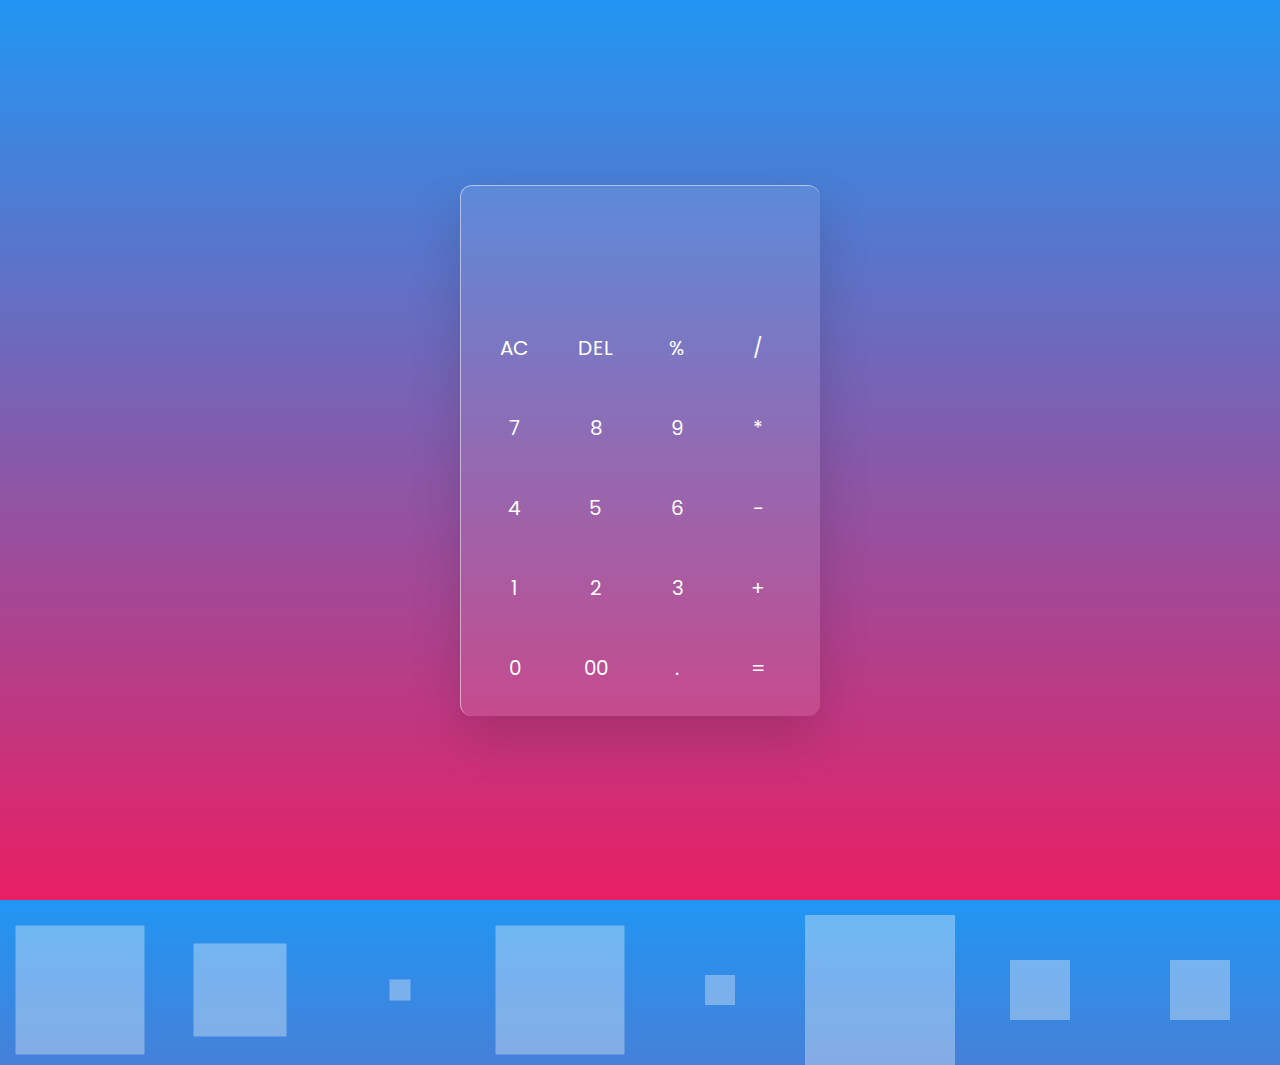
<file: calc.html>
<!-- Designined by CodingLab -->
<!DOCTYPE html>
<html lang="en" dir="ltr">
  <head>
    <meta charset="UTF-8">
    <title>AniCalc</title>
    <link rel="stylesheet" href="/css/style1.css">
   </head>
<body>
<div class="bubbles">
  <span class="one"></span>
  <span class="two"></span>
  <span class="three"></span>
  <span class="four"></span>
  <span class="five"></span>
  <span class="six"></span>
  <span class="seven"></span>
  <span class="seven"></span>
</div>
<div class="bubbles">
  <span class="one"></span>
  <span class="two"></span>
  <span class="three"></span>
  <span class="four"></span>
  <span class="five"></span>
  <span class="six"></span>
  <span class="seven"></span>
  <span class="seven"></span>
</div>
<div class="bubbles">
  <span class="one"></span>
  <span class="two"></span>
  <span class="three"></span>
  <span class="four"></span>
  <span class="five"></span>
  <span class="six"></span>
  <span class="seven"></span>
  <span class="seven"></span>
</div>
<div class="bubbles">
  <span class="one"></span>
  <span class="two"></span>
  <span class="three"></span>
  <span class="four"></span>
  <span class="five"></span>
  <span class="six"></span>
  <span class="seven"></span>
  <span class="seven"></span>
</div>
 <div class="container">
   <form action="#" name="forms">
     <input type="text" name="answer">
     <div class="buttons">
       <input type="button" value="AC" onclick="forms.answer.value = ''">
       <input type="button" value="DEL" onclick="forms.answer.value = forms.answer.value.substr(0 , forms.answer.value.length -1)">
       <input type="button" value="%" onclick="forms.answer.value += '%'">
       <input type="button" value="/" onclick="forms.answer.value += '/'">
     </div>
     <div class="buttons">
       <input type="button" value="7" onclick="forms.answer.value += '7'">
       <input type="button" value="8" onclick="forms.answer.value += '8'">
       <input type="button" value="9" onclick="forms.answer.value += '9'">
       <input type="button" value="*" onclick="forms.answer.value += '*'">
     </div>
     <div class="buttons">
       <input type="button" value="4" onclick="forms.answer.value += '4'">
       <input type="button" value="5" onclick="forms.answer.value += '5'">
       <input type="button" value="6" onclick="forms.answer.value += '6'">
       <input type="button" value="-" onclick="forms.answer.value += '-'">
     </div>
     <div class="buttons">
       <input type="button" value="1" onclick="forms.answer.value += '1'">
       <input type="button" value="2" onclick="forms.answer.value += '2'">
       <input type="button" value="3" onclick="forms.answer.value += '3'">
       <input type="button" value="+" onclick="forms.answer.value += '+'">
     </div>
     <div class="buttons">
       <input type="button" value="0"  onclick="forms.answer.value += '0'">
       <input type="button" value="00" onclick="forms.answer.value += '00'">
       <input type="button" value="." onclick="forms.answer.value += '.'">
       <input type="button" value="=" onclick="forms.answer.value = eval(forms.answer.value)">
     </div>
   </form>
 </div>
</body>
</html>
</file>
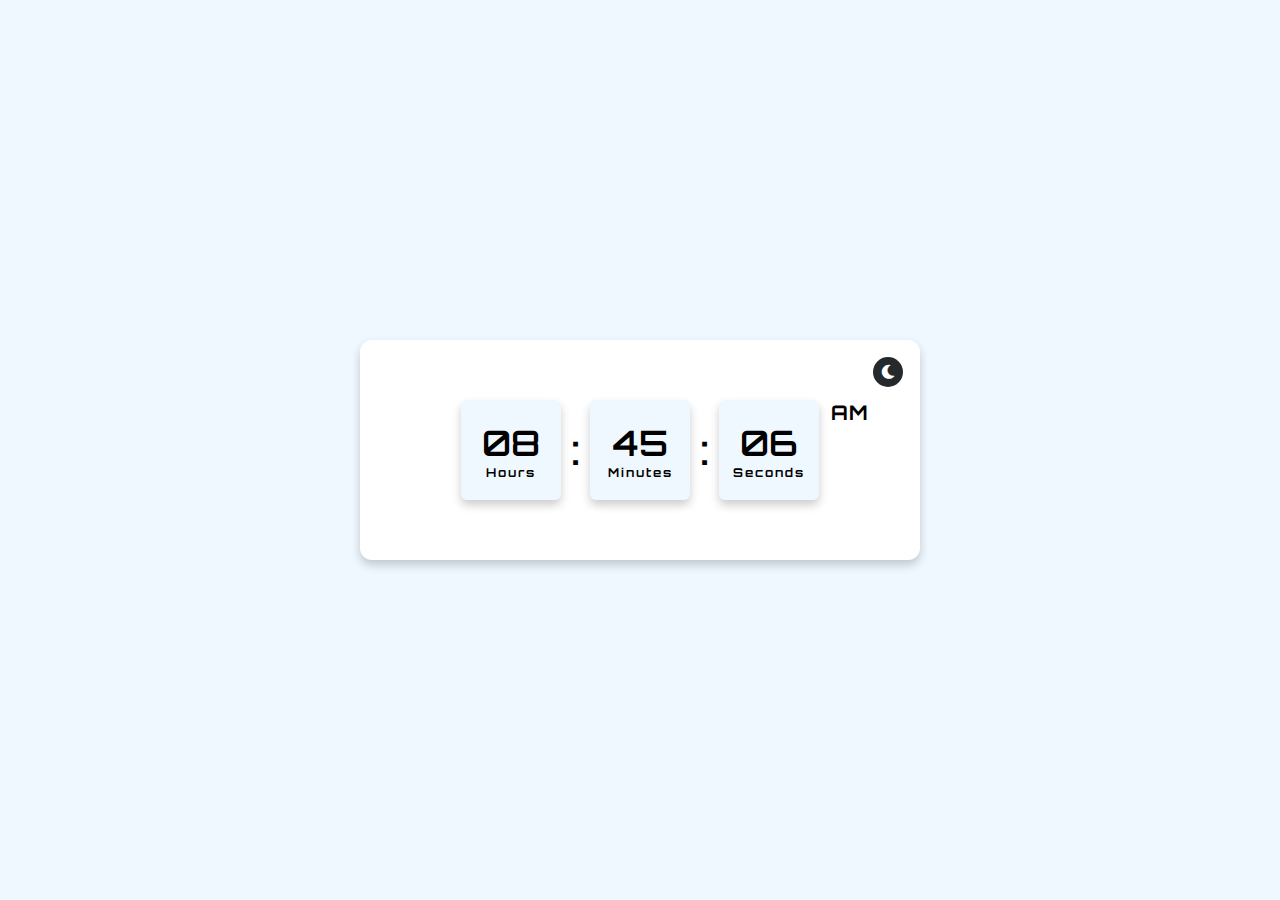
<file: clock.html>
<!DOCTYPE html>
<!-- Coding by Aniruddha|-->
<html lang="en" dir="ltr">
  <head>
    <meta charset="UTF-8">
    <title> Digital Clock </title>
    <link rel="stylesheet" href="/css/style2.css">
    <!-- Fontawesome CDN Link -->
    <link rel="stylesheet" href="https://cdnjs.cloudflare.com/ajax/libs/font-awesome/5.15.4/css/all.min.css" />
   </head>
<body>
  <section>
    <div class="container">
      <div class="icons">
        <i class="fas fa-moon"></i>
        <i class="fas fa-sun"></i>
      </div>
      <div class="time">
        <div class="time-colon">
          <div class="time-text">
            <span class="num hour_num">08</span>
            <span class="text">Hours</span>
          </div>
          <span class="colon">:</span>
        </div>
        <div class="time-colon">
          <div class="time-text">
            <span class="num min_num">45</span>
            <span class="text">Minutes</span>
          </div>
          <span class="colon">:</span>
        </div>
        <div class="time-colon">
          <div class="time-text">
            <span class="num sec_num">06</span>
            <span class="text">Seconds</span>
          </div>
          <span class="am_pm">AM</span>
        </div>
      </div>
    </div>

  </section>

  <script>
  let section = document.querySelector("section"),
  icons = document.querySelector(".icons");

  icons.onclick = ()=>{
    section.classList.toggle("dark");
  }

  // creating a function and calling it in every seconds
  setInterval(()=>{

    let date = new Date(),
    hour = date.getHours(),
    min = date.getMinutes(),
    sec = date.getSeconds();

    let d;
    d = hour < 12 ? "AM" : "PM"; //if hour is smaller than 12, than its value will be AM else its value will be pm
    hour = hour > 12 ? hour - 12 : hour; //if hour value is greater than 12 than 12 will subtracted ( by doing this we will get value till 12 not 13,14 or 24 )
    hour = hour == 0 ? hour = 12 : hour; // if hour value is  0 than it value will be 12

    // adding 0 to the front of all the value if they will less than 10
    hour = hour < 10 ? "0" + hour : hour;
    min = min < 10 ? "0" + min : min;
    sec = sec < 10 ? "0" + sec : sec;

    document.querySelector(".hour_num").innerText = hour;
    document.querySelector(".min_num").innerText = min;
    document.querySelector(".sec_num").innerText = sec;
    document.querySelector(".am_pm").innerText = d;

  }, 1000); // 1000 milliseconds = 1s

  </script>

</body>
</html>
</file>
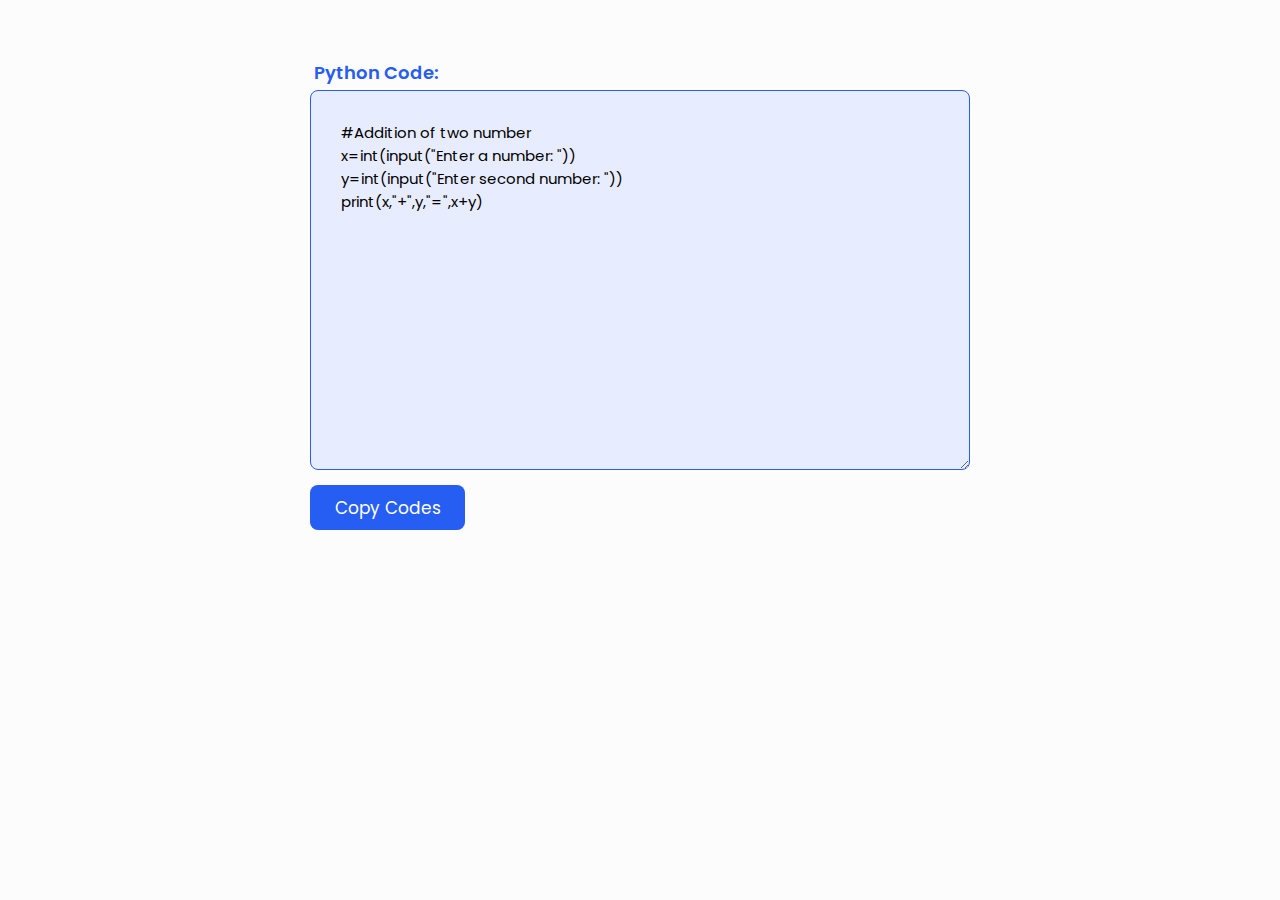
<file: programs/add.html>
<!DOCTYPE html>
<!-- Designined by CodingLab | www.youtube.com/codinglabyt -->
<html lang="en" dir="ltr">
  <head>
    <meta charset="UTF-8">
    <title>Addition</title>
    <link rel="stylesheet" href="style.css">
     <meta name="viewport" content="width=device-width, initial-scale=1.0">
   </head>
<body>
  <div class="text-boxes">
    <div class="text-box HTMLBox">
      <div class="topic">Python Code:</div>
      <textarea id="HTMLBox" readonly >
#Addition of two number
x=int(input("Enter a number: "))
y=int(input("Enter second number: "))
print(x,"+",y,"=",x+y)
      </textarea>
      <button id="HTMLButton">Copy Codes</button>
    </div>


  <script>
  // HTML BOx JS Code
    let HTMLBox = document.getElementById("HTMLBox");
    let HTMLButton = document.getElementById("HTMLButton");

    HTMLButton.onclick = function() {
      HTMLBox.select();
      document.execCommand("copy");
      HTMLButton.innerText = "Codes Copied"
    }

    // CSS Box Js Code
      let CSSBox = document.getElementById("CSSBox");
      let CSSButton = document.getElementById("CSSButton");

      CSSButton.onclick = function() {
        CSSBox.select();
        document.execCommand("copy");
        CSSButton.innerText = "Codes Copied"
      }
    // JavaScript BOx JS Code
      let JSBox = document.getElementById("JSBox");
      let JSButton = document.getElementById("JSButton");

      JSButton.onclick = function() {
        JSBox.select();
        document.execCommand("copy");
        JSButton.innerText = "Codes Copied"
      }
  </script>


</body>
</html>
</file>
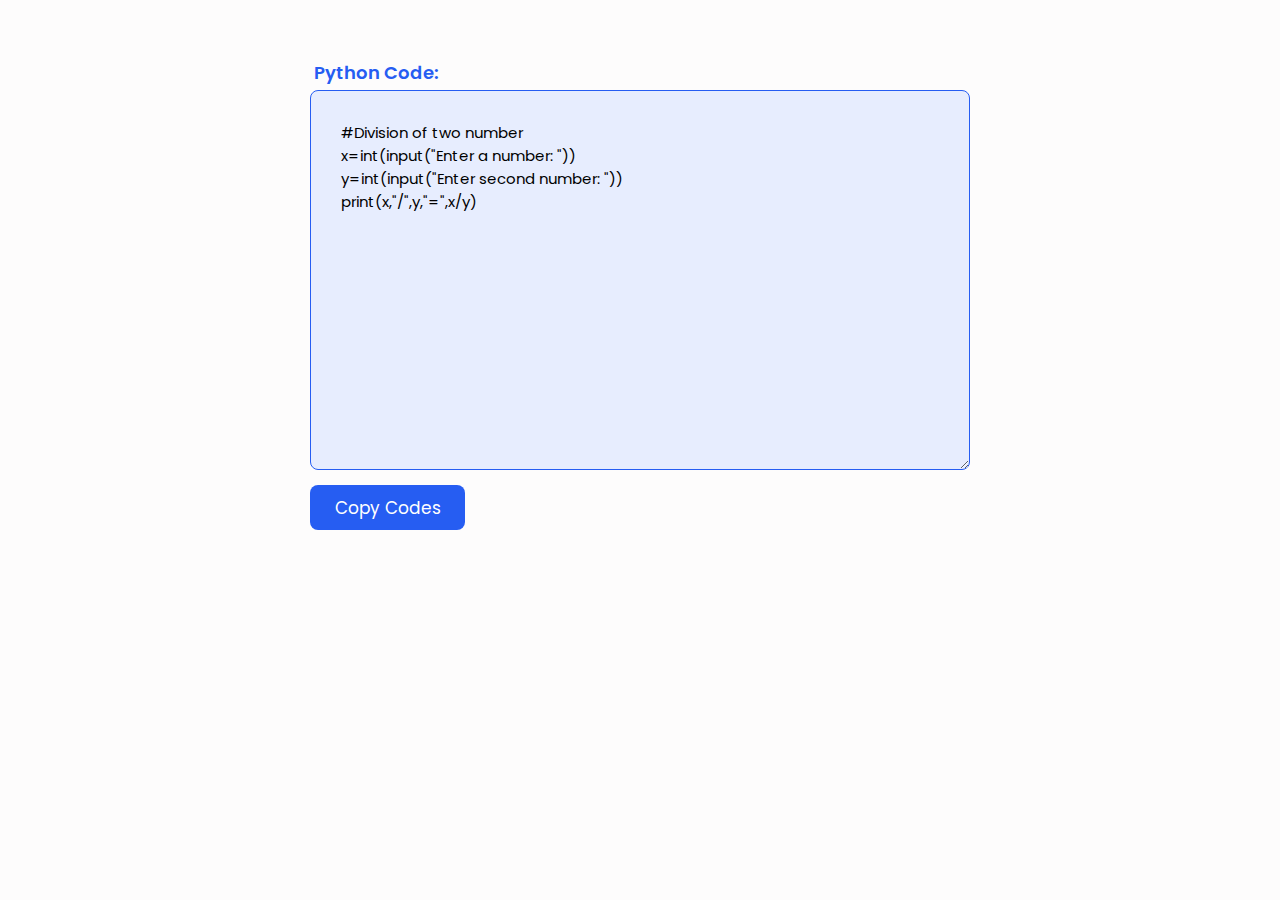
<file: programs/div.html>
<!DOCTYPE html>
<!-- Designined by CodingLab | www.youtube.com/codinglabyt -->
<html lang="en" dir="ltr">
  <head>
    <meta charset="UTF-8">
    <title>Division</title>
    <link rel="stylesheet" href="style.css">
     <meta name="viewport" content="width=device-width, initial-scale=1.0">
   </head>
<body>
  <div class="text-boxes">
    <div class="text-box HTMLBox">
      <div class="topic">Python Code:</div>
      <textarea id="HTMLBox" readonly >
#Division of two number
x=int(input("Enter a number: "))
y=int(input("Enter second number: "))
print(x,"/",y,"=",x/y)
      </textarea>
      <button id="HTMLButton">Copy Codes</button>
    </div>


  <script>
  // HTML BOx JS Code
    let HTMLBox = document.getElementById("HTMLBox");
    let HTMLButton = document.getElementById("HTMLButton");

    HTMLButton.onclick = function() {
      HTMLBox.select();
      document.execCommand("copy");
      HTMLButton.innerText = "Codes Copied"
    }

    // CSS Box Js Code
      let CSSBox = document.getElementById("CSSBox");
      let CSSButton = document.getElementById("CSSButton");

      CSSButton.onclick = function() {
        CSSBox.select();
        document.execCommand("copy");
        CSSButton.innerText = "Codes Copied"
      }
    // JavaScript BOx JS Code
      let JSBox = document.getElementById("JSBox");
      let JSButton = document.getElementById("JSButton");

      JSButton.onclick = function() {
        JSBox.select();
        document.execCommand("copy");
        JSButton.innerText = "Codes Copied"
      }
  </script>


</body>
</html>
</file>
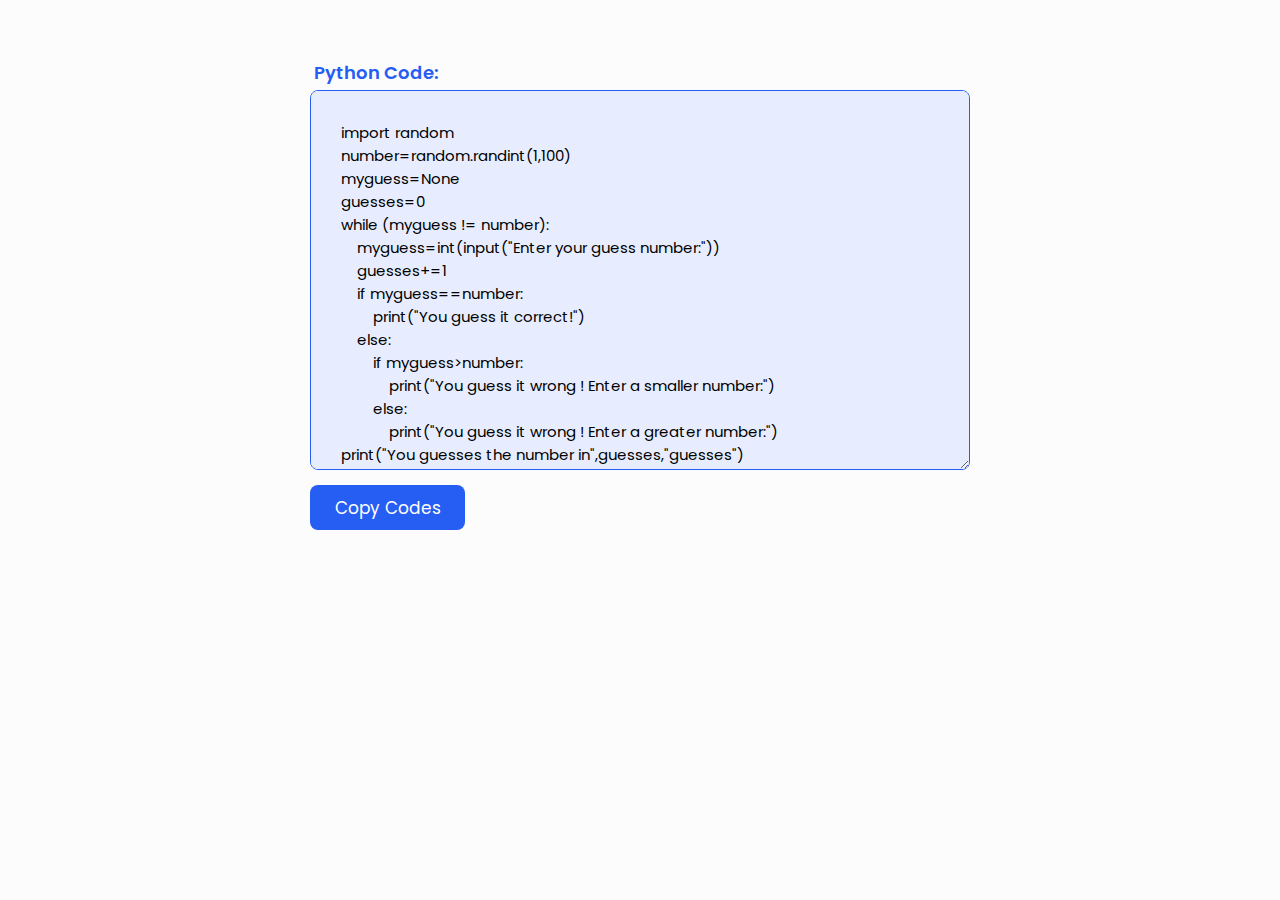
<file: programs/gn.html>
<!DOCTYPE html>
<!-- Designined by CodingLab | www.youtube.com/codinglabyt -->
<html lang="en" dir="ltr">
  <head>
    <meta charset="UTF-8">
    <title> Guess the number</title>
    <link rel="stylesheet" href="style.css">
     <meta name="viewport" content="width=device-width, initial-scale=1.0">
   </head>
<body>
  <div class="text-boxes">
    <div class="text-box HTMLBox">
      <div class="topic">Python Code:</div>
      <textarea id="HTMLBox" readonly >
import random
number=random.randint(1,100)
myguess=None
guesses=0
while (myguess != number):
    myguess=int(input("Enter your guess number:"))
    guesses+=1
    if myguess==number:
        print("You guess it correct!")
    else:
        if myguess>number:
            print("You guess it wrong ! Enter a smaller number:")
        else:
            print("You guess it wrong ! Enter a greater number:")
print("You guesses the number in",guesses,"guesses")
      </textarea>
      <button id="HTMLButton">Copy Codes</button>
    </div>


  <script>
  // HTML BOx JS Code
    let HTMLBox = document.getElementById("HTMLBox");
    let HTMLButton = document.getElementById("HTMLButton");

    HTMLButton.onclick = function() {
      HTMLBox.select();
      document.execCommand("copy");
      HTMLButton.innerText = "Codes Copied"
    }

    // CSS Box Js Code
      let CSSBox = document.getElementById("CSSBox");
      let CSSButton = document.getElementById("CSSButton");

      CSSButton.onclick = function() {
        CSSBox.select();
        document.execCommand("copy");
        CSSButton.innerText = "Codes Copied"
      }
    // JavaScript BOx JS Code
      let JSBox = document.getElementById("JSBox");
      let JSButton = document.getElementById("JSButton");

      JSButton.onclick = function() {
        JSBox.select();
        document.execCommand("copy");
        JSButton.innerText = "Codes Copied"
      }
  </script>


</body>
</html>
</file>
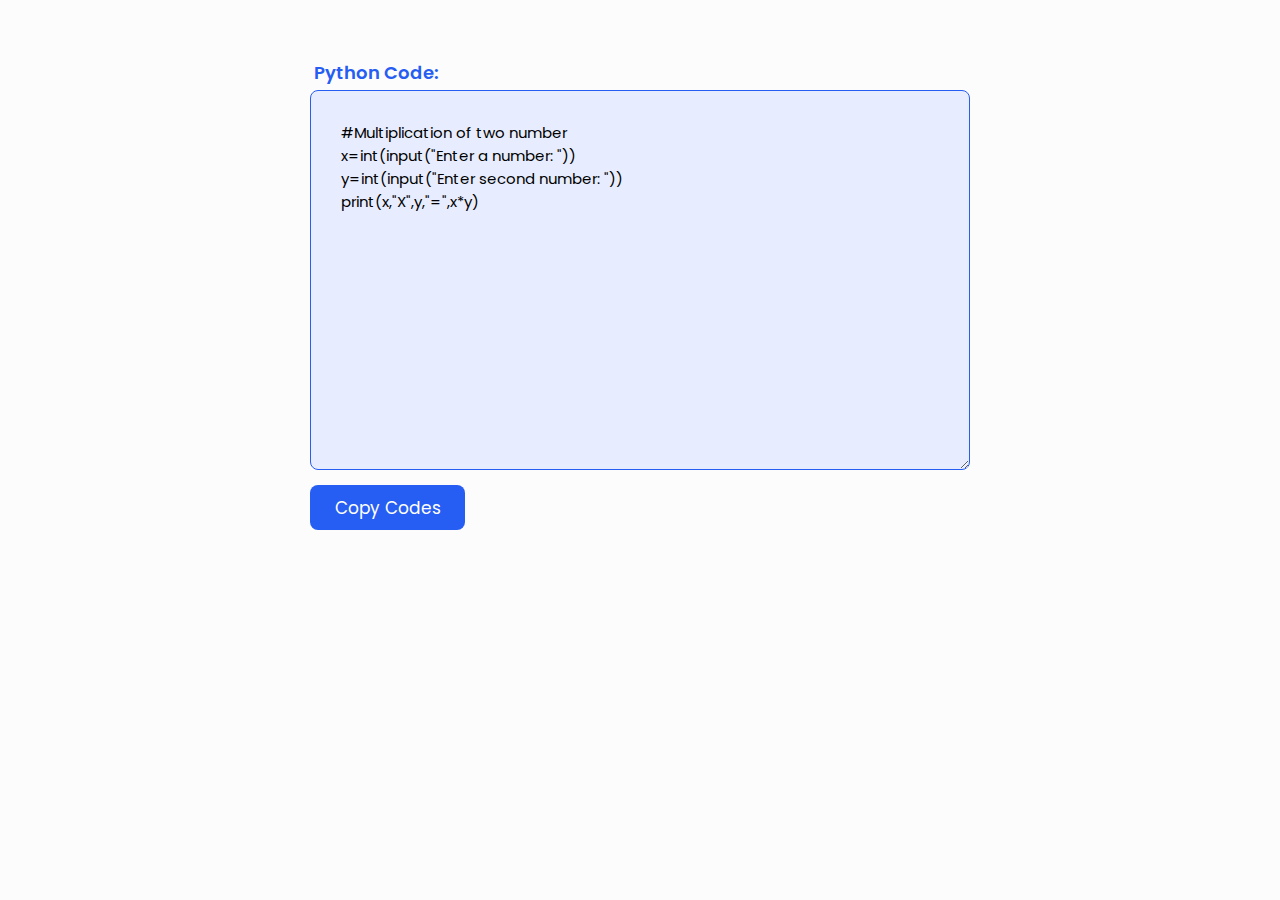
<file: programs/mul.html>
<!DOCTYPE html>
<!-- Designined by CodingLab | www.youtube.com/codinglabyt -->
<html lang="en" dir="ltr">
  <head>
    <meta charset="UTF-8">
    <title> Multiplication </title>
    <link rel="stylesheet" href="style.css">
     <meta name="viewport" content="width=device-width, initial-scale=1.0">
   </head>
<body>
  <div class="text-boxes">
    <div class="text-box HTMLBox">
      <div class="topic">Python Code:</div>
      <textarea id="HTMLBox" readonly >
#Multiplication of two number
x=int(input("Enter a number: "))
y=int(input("Enter second number: "))
print(x,"X",y,"=",x*y)
      </textarea>
      <button id="HTMLButton">Copy Codes</button>
    </div>


  <script>
  // HTML BOx JS Code
    let HTMLBox = document.getElementById("HTMLBox");
    let HTMLButton = document.getElementById("HTMLButton");

    HTMLButton.onclick = function() {
      HTMLBox.select();
      document.execCommand("copy");
      HTMLButton.innerText = "Codes Copied"
    }

    // CSS Box Js Code
      let CSSBox = document.getElementById("CSSBox");
      let CSSButton = document.getElementById("CSSButton");

      CSSButton.onclick = function() {
        CSSBox.select();
        document.execCommand("copy");
        CSSButton.innerText = "Codes Copied"
      }
    // JavaScript BOx JS Code
      let JSBox = document.getElementById("JSBox");
      let JSButton = document.getElementById("JSButton");

      JSButton.onclick = function() {
        JSBox.select();
        document.execCommand("copy");
        JSButton.innerText = "Codes Copied"
      }
  </script>


</body>
</html>
</file>
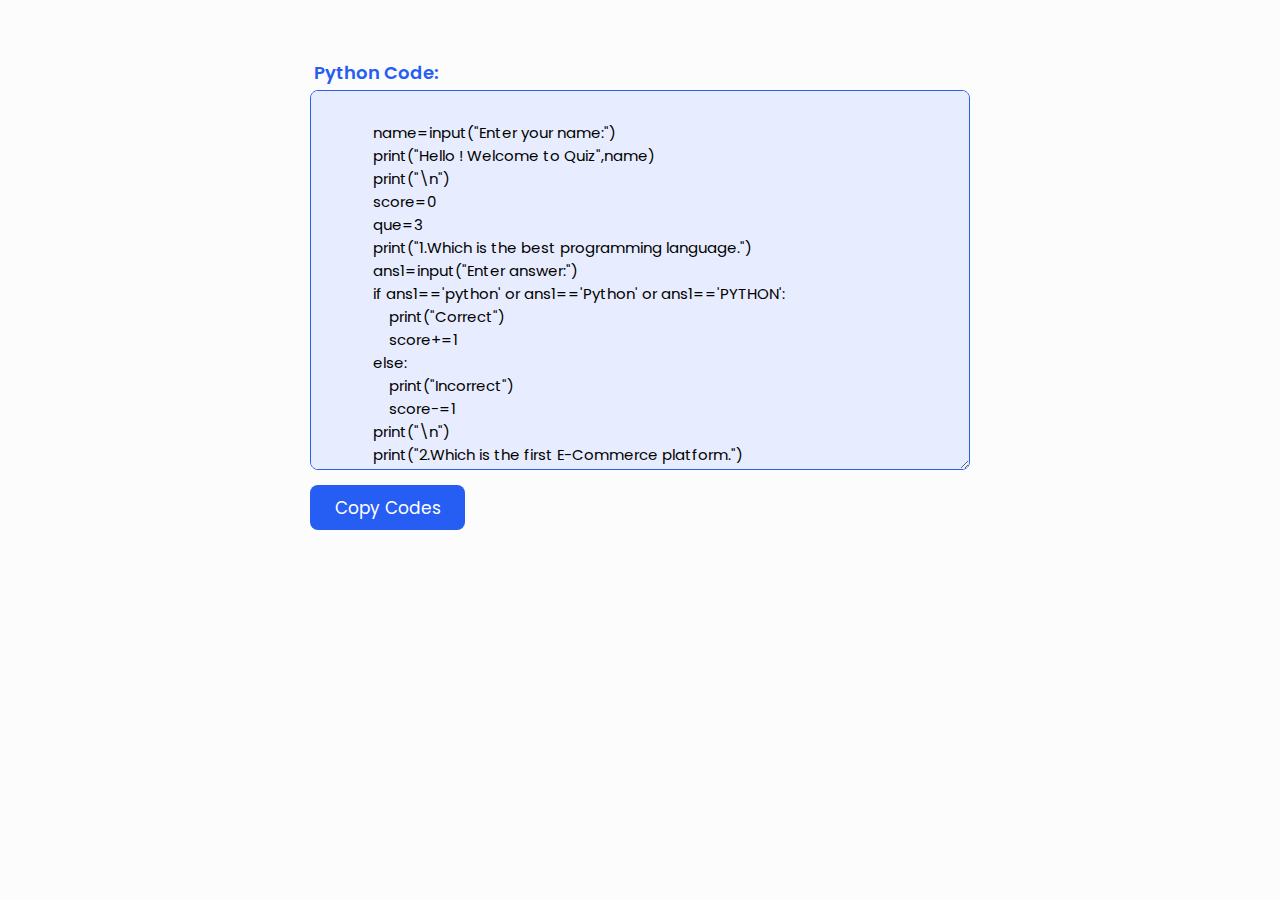
<file: programs/quiz.html>
<!DOCTYPE html>
<!-- Designined by CodingLab | www.youtube.com/codinglabyt -->
<html lang="en" dir="ltr">
  <head>
    <meta charset="UTF-8">
    <title>Quiz</title>
    <link rel="stylesheet" href="style.css">
     <meta name="viewport" content="width=device-width, initial-scale=1.0">
   </head>
<body>
  <div class="text-boxes">
    <div class="text-box HTMLBox">
      <div class="topic">Python Code:</div>
      <textarea id="HTMLBox" readonly >
        name=input("Enter your name:")
        print("Hello ! Welcome to Quiz",name)
        print("\n")
        score=0
        que=3
        print("1.Which is the best programming language.")
        ans1=input("Enter answer:")
        if ans1=='python' or ans1=='Python' or ans1=='PYTHON':
            print("Correct")
            score+=1
        else:
            print("Incorrect")
            score-=1
        print("\n")
        print("2.Which is the first E-Commerce platform.")
        ans2=input("Enter answer:")
        if ans2=='amazon' or ans2=='Amazon' or ans2=='AMAZON':
            print("Correct")
            score+=1
        else:
            print("Incorrect")
        print("\n")
        print("Which is the national game of India.")
        ans3=input("Enter answer:")
        if ans3=='hockey' or ans3=='Hockey' or ans3=='HOCKEY':
            print("Correct")
            score+=1
        else:
            print("Incorrect")
        print("Score:",score)
        mark=(score/que) / (1/100)
        print("You got",mark)
      </textarea>
      <button id="HTMLButton">Copy Codes</button>
    </div>


  <script>
  // HTML BOx JS Code
    let HTMLBox = document.getElementById("HTMLBox");
    let HTMLButton = document.getElementById("HTMLButton");

    HTMLButton.onclick = function() {
      HTMLBox.select();
      document.execCommand("copy");
      HTMLButton.innerText = "Codes Copied"
    }

    // CSS Box Js Code
      let CSSBox = document.getElementById("CSSBox");
      let CSSButton = document.getElementById("CSSButton");

      CSSButton.onclick = function() {
        CSSBox.select();
        document.execCommand("copy");
        CSSButton.innerText = "Codes Copied"
      }
    // JavaScript BOx JS Code
      let JSBox = document.getElementById("JSBox");
      let JSButton = document.getElementById("JSButton");

      JSButton.onclick = function() {
        JSBox.select();
        document.execCommand("copy");
        JSButton.innerText = "Codes Copied"
      }
  </script>


</body>
</html>
</file>
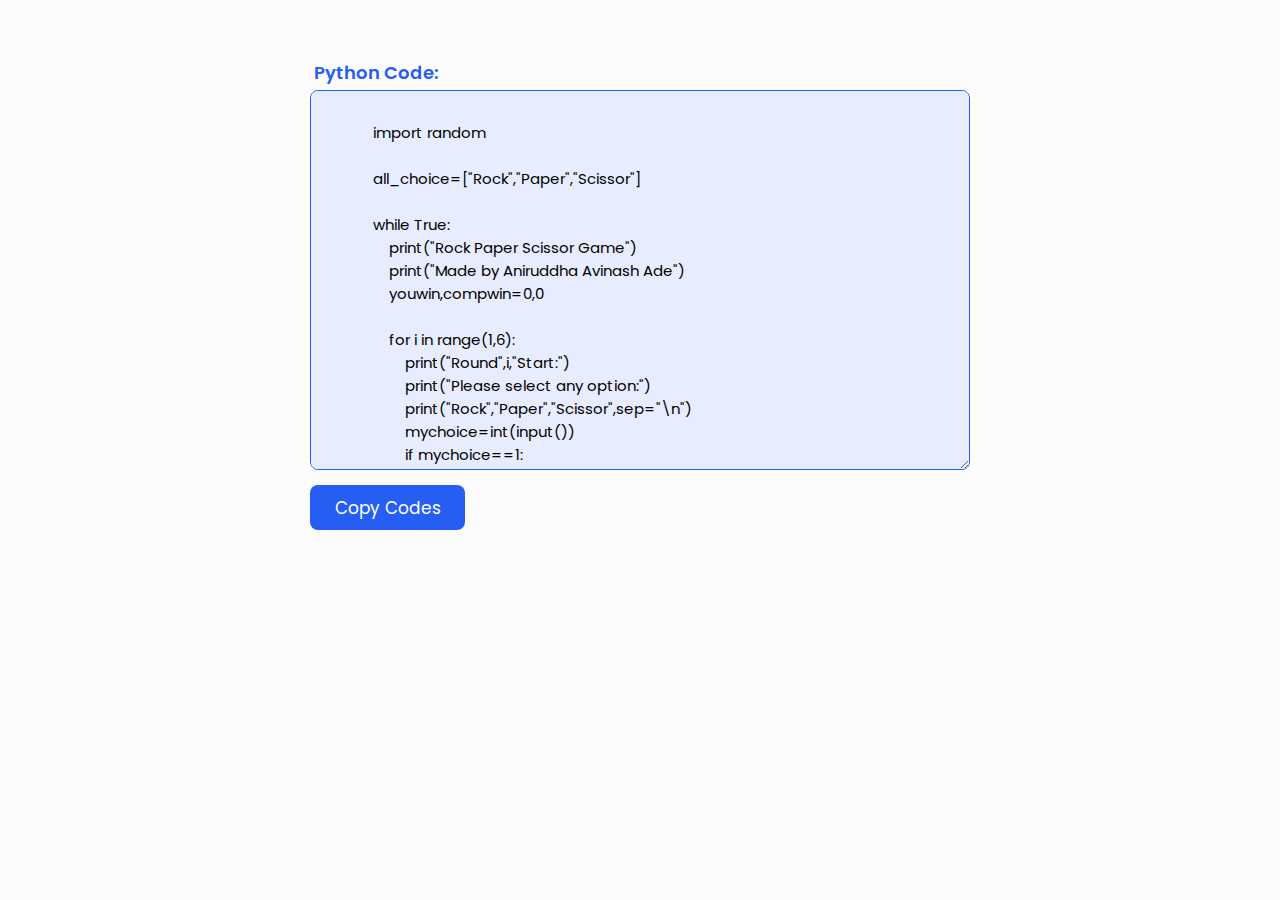
<file: programs/rock.html>
<!DOCTYPE html>
<!-- Designined by CodingLab | www.youtube.com/codinglabyt -->
<html lang="en" dir="ltr">
  <head>
    <meta charset="UTF-8">
    <title> Rock Paper Scissor </title>
    <link rel="stylesheet" href="style.css">
     <meta name="viewport" content="width=device-width, initial-scale=1.0">
   </head>
<body>
  <div class="text-boxes">
    <div class="text-box HTMLBox">
      <div class="topic">Python Code:</div>
      <textarea id="HTMLBox" readonly >
        import random 

        all_choice=["Rock","Paper","Scissor"]
        
        while True:
            print("Rock Paper Scissor Game")
            print("Made by Aniruddha Avinash Ade")
            youwin,compwin=0,0
        
            for i in range(1,6):
                print("Round",i,"Start:")
                print("Please select any option:")
                print("Rock","Paper","Scissor",sep="\n")
                mychoice=int(input())
                if mychoice==1:
                    print("You select Rock")
                    mychoice="Rock"
                elif mychoice==2:
                    print("You select Paper")
                    mychoice="Paper"
                elif mychoice==3:
                    print("You select Scissor")
                    mychoice="Scissor"
                else:
                    print("Invalid choice")
        
                    break
                compchoice=random.choice(all_choice)
                print("Computer Select:",compchoice)
                if mychoice==compchoice:
                    youwin+=1
                    compwin+=1
                    print("This Round is Tie")
                elif (mychoice=="Paper" and compchoice=="Rock") or (mychoice=="Rock" and compchoice=="Scissor") or (mychoice=="Scissor" and compchoice=="Paper"):
                    youwin+=1
                    print("You win this Round")
                else:
                    compwin+=1
                    print("Computer win this Round . You lose")
        
            if youwin>compwin:
                print("You win the game")
                print("Score:" "Your score:",youwin,"Computer score:",compwin)
            
            elif compwin>youwin:
                print("Computer win the Game")
                print("Score:" "Your score:",youwin,"Computer score:",compwin)
            
            else:
                print("Match drawn")
        
            user_choice=input("Do you want to play again(Yes/Exit)")
            if user_choice=='Yes' or user_choice=='YES' or user_choice=='yes':
        
                continue
            else:
                break
      </textarea>
      <button id="HTMLButton">Copy Codes</button>
    </div>


  <script>
  // HTML BOx JS Code
    let HTMLBox = document.getElementById("HTMLBox");
    let HTMLButton = document.getElementById("HTMLButton");

    HTMLButton.onclick = function() {
      HTMLBox.select();
      document.execCommand("copy");
      HTMLButton.innerText = "Codes Copied"
    }

    // CSS Box Js Code
      let CSSBox = document.getElementById("CSSBox");
      let CSSButton = document.getElementById("CSSButton");

      CSSButton.onclick = function() {
        CSSBox.select();
        document.execCommand("copy");
        CSSButton.innerText = "Codes Copied"
      }
    // JavaScript BOx JS Code
      let JSBox = document.getElementById("JSBox");
      let JSButton = document.getElementById("JSButton");

      JSButton.onclick = function() {
        JSBox.select();
        document.execCommand("copy");
        JSButton.innerText = "Codes Copied"
      }
  </script>


</body>
</html>
</file>
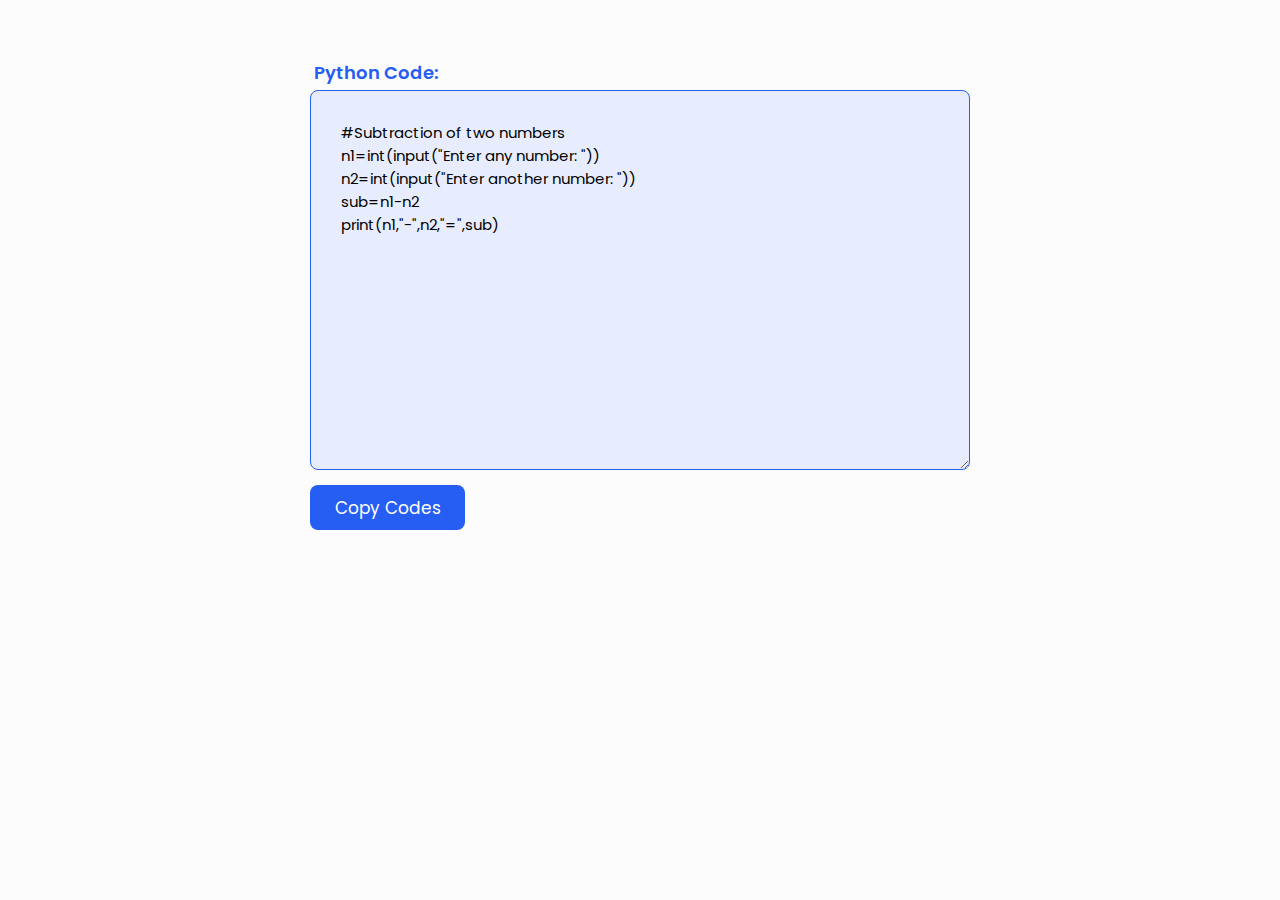
<file: programs/sub.html>
<!DOCTYPE html>
<!-- Designined by CodingLab | www.youtube.com/codinglabyt -->
<html lang="en" dir="ltr">
  <head>
    <meta charset="UTF-8">
    <title>Subtraction</title>
    <link rel="stylesheet" href="style.css">
     <meta name="viewport" content="width=device-width, initial-scale=1.0">
   </head>
<body>
  <div class="text-boxes">
    <div class="text-box HTMLBox">
      <div class="topic">Python Code:</div>
      <textarea id="HTMLBox" readonly >
#Subtraction of two numbers
n1=int(input("Enter any number: "))
n2=int(input("Enter another number: "))
sub=n1-n2
print(n1,"-",n2,"=",sub)
      </textarea>
      <button id="HTMLButton">Copy Codes</button>
    </div>


  <script>
  // HTML BOx JS Code
    let HTMLBox = document.getElementById("HTMLBox");
    let HTMLButton = document.getElementById("HTMLButton");

    HTMLButton.onclick = function() {
      HTMLBox.select();
      document.execCommand("copy");
      HTMLButton.innerText = "Codes Copied"
    }

    // CSS Box Js Code
      let CSSBox = document.getElementById("CSSBox");
      let CSSButton = document.getElementById("CSSButton");

      CSSButton.onclick = function() {
        CSSBox.select();
        document.execCommand("copy");
        CSSButton.innerText = "Codes Copied"
      }
    // JavaScript BOx JS Code
      let JSBox = document.getElementById("JSBox");
      let JSButton = document.getElementById("JSButton");

      JSButton.onclick = function() {
        JSBox.select();
        document.execCommand("copy");
        JSButton.innerText = "Codes Copied"
      }
  </script>


</body>
</html>
</file>
<file: css/style1.css>
@import url('https://fonts.googleapis.com/css2?family=Poppins:wght@200;300;400;500;600;700&display=swap');
*{
  margin: 0;
  padding: 0;
  box-sizing: border-box;
  font-family: 'Poppins',sans-serif;
}
body{
  height: 100vh;
  width: 100%;
  overflow: hidden;
  display: flex;
  justify-content: center;
  align-items: center;
  background: linear-gradient(#2196f3 , #e91e63);
}
.bubbles{
  position: absolute;
  bottom: -120px;
  display: flex;
  flex-wrap: wrap;
  margin-top: 70px;
  width: 100%;
  justify-content: space-around;
}
.bubbles span{
  height: 60px;
  width: 60px;
  background: rgba(255, 255, 255, 0.1);
  animation: move 10s linear infinite;
  position: relative;
  overflow: hidden;
}
@keyframes move {
  100%{
    transform: translateY(-100vh);
  }
}
.bubbles span.one{
  animation-delay: 2.2s;
  transform: scale(2.15)
}
.bubbles span.two{
  animation-delay: 3.5s;
  transform: scale(1.55)
}
.bubbles span.three{
  animation-delay: 0.2s;
  transform: scale(0.35)
}
.bubbles span.four{
  animation-delay: 6s;
  transform: scale(2.15)
}
.bubbles span.five{
  animation-delay: 7s;
  transform: scale(0.5)
}
.bubbles span.six{
  animation-delay: 4s;
  transform: scale(2.5)
}
.bubbles span.seven{
  animation-delay: 3
  transform: scale(1.5)
}
.bubbles span:before{
  content: '';
  position: absolute;
  left: 0;
  top: 0;
  height: 60px;
  width: 40%;
  transform: skew(45deg) translateX(150px);
  background: rgba(255, 255, 255, 0.15);
  animation: mirror 3s linear infinite;
}
@keyframes mirror {
  100%{
    transform: translateX(-450px);
  }
}
.bubbles span.one:before{
  animation-delay: 1.5s;
}
.bubbles span.two:before{
  animation-delay: 3.5s;
}
.bubbles span.three:before{
  animation-delay: 2.5s;
}
.bubbles span.four:before{
  animation-delay: 7.5s;
}
.bubbles span.five:before{
  animation-delay: 4.5s;
}
.bubbles span.six:before{
  animation-delay: 0.5s;
}
.bubbles span.seven:before{
  animation-delay: 6s;
}
.container{
  z-index: 12;
  width: 360px;
  padding: 15px;
  border-radius: 12px;
  background: rgba(255, 255, 255, 0.1);
  box-shadow: 0 20px 50px rgba(0, 0, 0, 0.15);
  border-top: 1px solid rgba(255, 255, 255, 0.5);
  border-left: 1px solid rgba(255, 255, 255, 0.5);
}
.container input[type="text"]{
  width: 100%;
  height: 100px;
  margin: 0 3px;
  outline: none;
  border: none;
  color: #fff;
  font-size: 20px;
  text-align: right;
  padding-right: 10px;
  background: transparent;
}
.container input[type="button"]{
  height: 65px;
  color: #fff;
  width: calc(100% / 4 - 5px);
  background: transparent;
  border-radius: 12px;
  margin-top: 15px;
  outline: none;
  border: none;
  font-size: 20px;
  cursor: pointer;
  transition: all 0.3s ease;
}
.container input[type="button"]:hover{
  background: rgba(255, 255, 255, 0.1);
}
</file>
<file: css/style2.css>
/* Google fonts import link */
@import url('https://fonts.googleapis.com/css2?family=Orbitron:wght@400;500;600;700&display=swap');
*{
  margin: 0;
  padding: 0;
  box-sizing: border-box;
  font-family: 'Orbitron', sans-serif;
  transition: all 0.4s ease;
}
section{
  min-height: 100vh;
  width: 100%;
  display: flex;
  align-items: center;
  justify-content: center;
  background: #F0F8FF;
  padding: 0 20px;
}
section.dark{
  background: #24292D;
}
section .container{
  display: flex;
  align-items center;
  justify-content: center;
  height: 220px;
  max-width: 560px;
  width: 100%;
  background: #fff;
  box-shadow: 0 5px 10px rgba(0, 0, 0, 0.2);
  border-radius: 12px;
  position: relative;
}
section.dark .container{
  background: #323840;
}
section .container .icons i{
  position: absolute;
  right: 17px;
  top: 17px;
  height: 30px;
  width: 30px;
  background: #24292D;
  color: #fff;
  text-align: center;
  line-height: 30px;
  border-radius: 50%;
  font-size: 14px;
  cursor: pointer;
}
section.dark .container .icons i{
  background: #fff;
  color: #323840;
}
.container .icons i.fa-sun{
  opacity: 0;
  pointer-events: none;
}
section.dark .container .icons i.fa-sun{
  opacity: 1;
  pointer-events: auto;
  font-size: 16px;
}
section .container .time{
  display: flex;
  align-items: center;
}
.container .time .time-colon{
  display: flex;
  align-items: center;
  position: relative;
}
.time .time-colon .am_pm{
  position: absolute;
  top: 0;
  right: -50px;
  font-size: 20px;
  font-weight: 700;
  letter-spacing: 1px;
}
section.dark .time .time-colon .am_pm{
  color: #fff;
}
.time .time-colon .time-text{
  height: 100px;
  width: 100px;
  display: flex;
  align-items: center;
  flex-direction: column;
  justify-content: center;
  background: #F0F8FF;
  border-radius: 6px;
  box-shadow: 0 5px 10px rgba(0, 0, 0, 0.2);
}
section.dark .time .time-colon .time-text{
  background: #24292D;
}
.time .time-colon .time-text,
.time .time-colon .colon{
  font-size: 35px;
  font-weight: 600;
}
section.dark .time .time-text .num,
section.dark .time .colon{
  color: #fff;
}
.time .time-colon .colon{
  font-size: 40px;
  margin: 0 10px;
}
.time .time-colon .time-text .text{
  font-size: 12px;
  font-weight: 700;
  letter-spacing: 2px;
}
section.dark  .time .time-colon .text{
  color: #fff;
}
</file>
<file: programs/style.css>
/* Google Font CDN Link */
@import url('https://fonts.googleapis.com/css2?family=Poppins:wght@200;300;400;500;600;700&display=swap');
*{
  margin: 0;
  padding: 0;
  box-sizing: border-box;
  font-family: "Poppins" , sans-serif;
}
body{
  min-height: 100vh;
  width: 100%;
  background: #fdfcfc;
}
.text-boxes{
  height: 100%;
  width: 100%;
  display: flex;
  flex-direction: column;
  align-items: center;
  padding: 0 30px;
  margin-bottom: 60px;
}
.text-boxes .text-box{
  height: 380px;
  max-width: 660px;
  width: 100%;
  margin: 55px 0;
}
.text-boxes .text-box .topic{
  font-size: 18px;
  font-weight: 600;
  color: #265df2;
  margin: 4px;
}
.text-boxes .text-box textarea{
  height: 100%;
  width: 100%;
  padding: 30px;
  font-size: 15px;
  font-weight: 400;
  outline: none;
  border: 1px solid #265df2;
  border-radius: 8px;
  background: #e7edfe;
}
.text-box textarea::-webkit-scrollbar{
  display: none;
}
.text-boxes .text-box button{
  height: 45px;
  width: 155px;
  color: #fff;
  background: #265df2;
  outline: none;
  border: none;
  border-radius: 8px;
  font-size: 17px;
  font-weight: 400;
  margin: 8px 0;
  cursor: pointer;
  transition: all 0.4s ease;
}
.text-boxes .text-box button:hover{
  background: #0e4bf1;
}
@media (max-width: 400px) {
  .text-boxes .text-box button{
    width: 100%;
  }
}









































































/* ///// */
</file>
